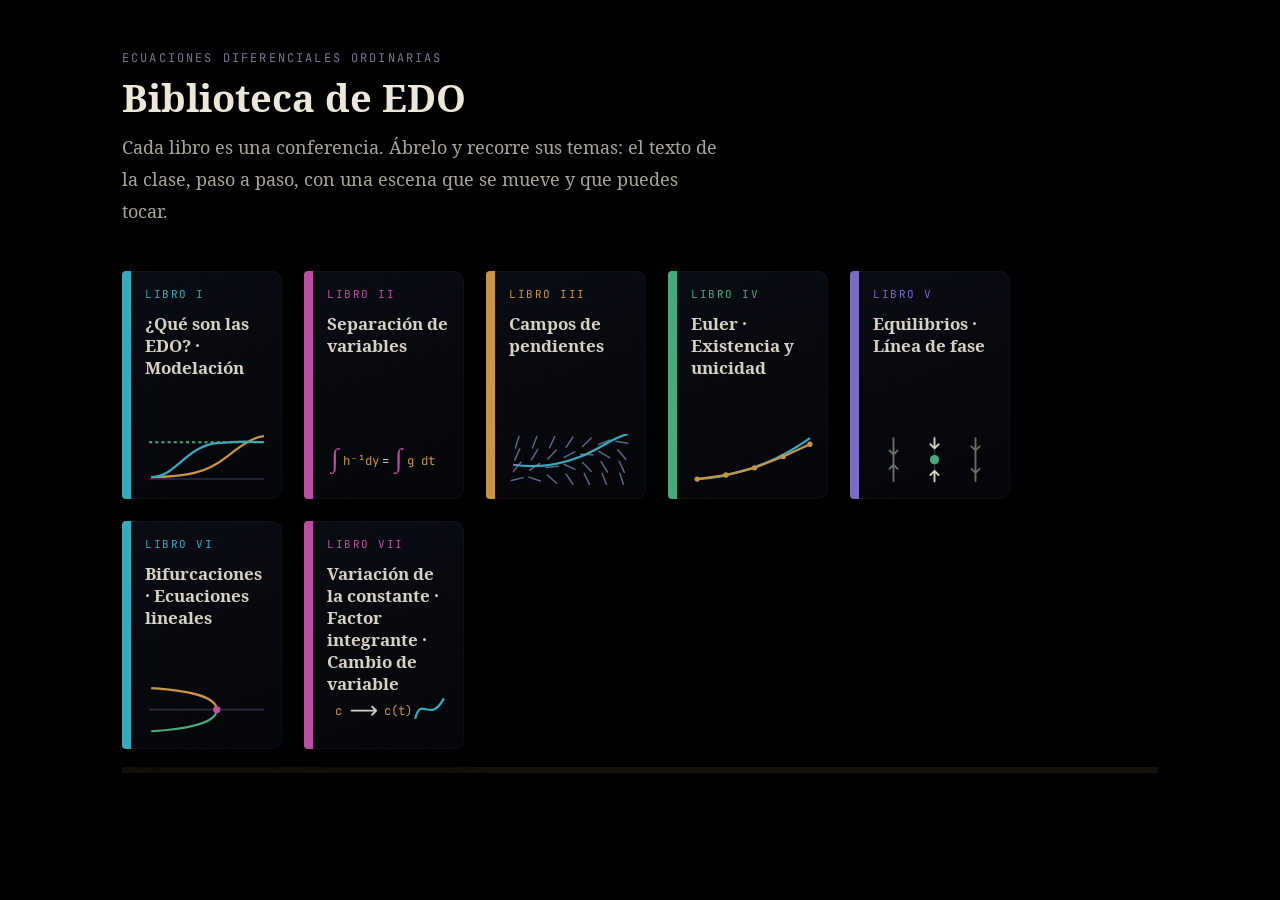
<file: index.html>
<!doctype html>
<html lang="es">
<head>
<meta charset="utf-8">
<meta name="viewport" content="width=device-width, initial-scale=1">
<title>Biblioteca de EDO</title>
<link rel="icon" href="favicon.svg">
<link rel="stylesheet" href="css/biblioteca.css">
<script type="module">import { montarPortada } from './motor/portada.js'; montarPortada(document.getElementById('raiz'));</script>
</head>
<body class="pagina-portada">
<main id="raiz"></main>
</body>
</html>
</file>
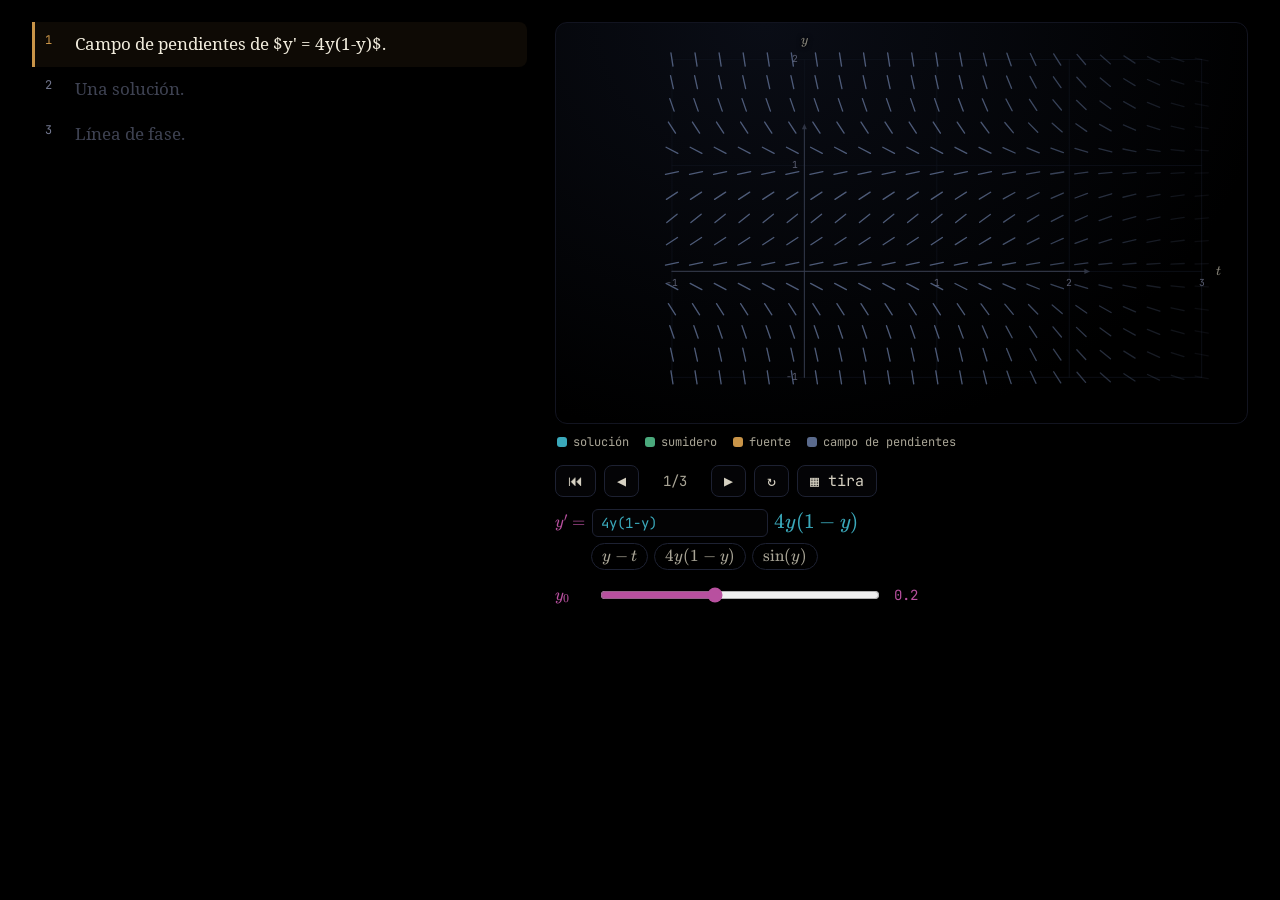
<file: tests/paginas/demo.html>
<!doctype html>
<html lang="es"><head><meta charset="utf-8"><meta name="viewport" content="width=device-width, initial-scale=1">
<link rel="icon" href="../../favicon.svg"><link rel="stylesheet" href="../../vendor/katex/katex.min.css"><link rel="stylesheet" href="../../css/biblioteca.css">
<script src="../../vendor/katex/katex.min.js"></script><script src="../../vendor/katex/contrib/auto-render.min.js"></script>
<script type="module">
import { crearEstudio } from '../../motor/estudio.js';
import escena from './demo-escena.js';
const est = crearEstudio({ pasos: [{ texto: 'Campo de pendientes de $y\' = 4y(1-y)$.' }, { texto: 'Una solución.' }, { texto: 'Línea de fase.' }], escena, nombre: 'demo' });
document.getElementById('raiz').append(est.raiz); est.iniciar(); window.est = est;
</script></head>
<body class="pagina-tema"><main id="raiz"></main></body></html>
</file>
<file: css/biblioteca.css>
@import url('../vendor/fuentes/fuentes.css'); /* todo local: la biblioteca funciona sin conexión */

/* ============ tokens: biblioteca nocturna (más oscura que el curso DP, acentos apagados) ============ */
:root {
  --fondo: #000;
  --panel: #040406;
  --panel-2: #030304;
  --borde: #121420;
  --borde-2: #1d2132;
  --texto: #d6d1c2;
  --texto-2: #a9a596;
  --tenue: #737890;               /* 4,8:1 sobre #000 (AA); antes #5c6175, 3,4:1 */
  --muy-tenue: #2c3040;
  --cian: #3aa9bb;
  --ciruela: #b8509f;
  --ambar: #c99448;
  --verde: #4aa97c;
  --violeta: #7d6cc4;
  --lectura: 'Lectura', Georgia, serif;
  --mono: 'JetBrains Mono', ui-monospace, monospace;
  --t-paso: .75s;
  --curva: cubic-bezier(.65, 0, .35, 1);   /* «smooth» de 3Blue1Brown: arranca y frena suave */
  color-scheme: dark;
}
@media (prefers-reduced-motion: reduce) { :root { --t-paso: 0s; } .escena .ref { animation: none; } }

* { box-sizing: border-box; }
body {
  margin: 0; background: var(--fondo); color: var(--texto);
  font: 18px/1.78 var(--lectura);
  -webkit-font-smoothing: antialiased;
}
a { color: var(--cian); text-decoration: none; }
a:hover { text-decoration: underline; }
::selection { background: #3aa9bb44; }
.mono, code, input, button { font-family: var(--mono); font-variant-ligatures: none; }

/* ============ escena (Canvas + rótulos KaTeX superpuestos) ============ */
.lienzo { position: relative; width: 100%; overflow: hidden; }
.lienzo canvas { display: block; touch-action: none; }
.capa-rotulos { position: absolute; left: 0; top: 0; transform-origin: 0 0; pointer-events: none; }
.rotulo-tex { position: absolute; white-space: nowrap; line-height: 1; text-shadow: 0 0 6px #000, 0 0 2px #000; }
.rotulo-tex.con-fondo { background: #000c; padding: 3px 6px; border-radius: 5px; }
.rotulo-tex .katex { font-size: 1em; }

[hidden] { display: none !important; }

/* ============ página de elemento (distribución B) ============ */
.pagina-elemento main, .pagina-tema main, .pagina-ejercicio main { max-width: 1320px; margin: 0 auto; padding: 22px 32px 60px; }
.migas { font-size: 13px; color: var(--tenue); }
.migas a { color: var(--texto-2); }
.cabecera { display: flex; align-items: baseline; gap: 14px; margin: 18px 0 6px; flex-wrap: wrap; }
.cabecera h1 { margin: 0; font-weight: 600; font-size: 28px; line-height: 1.3; color: #ece7d8; }
.tipo { font: 700 11px var(--mono); letter-spacing: .12em; text-transform: uppercase; padding: 3px 8px; border-radius: 5px; --c: var(--cian); color: var(--c); background: color-mix(in srgb, var(--c) 14%, transparent); }
.tipo-DEF { --c: var(--verde); } .tipo-TEO { --c: var(--cian); } .tipo-LEMA { --c: var(--ambar); }
.tipo-COR { --c: var(--violeta); } .tipo-PROP { --c: var(--ciruela); } .tipo-EJ { --c: var(--texto-2); } .tipo-MET { --c: var(--ambar); } .tipo-PRIN { --c: var(--verde); }
.rotulo-añadido { color: var(--violeta); }
.enunciado { max-width: 70ch; font-size: 19px; margin: 8px 0 18px; padding: 14px 18px; border-left: 3px solid var(--borde-2); background: var(--panel); border-radius: 0 10px 10px 0; }
.explicacion { max-width: 70ch; margin-bottom: 26px; color: var(--texto-2); }
.rotulo { font-size: 11px; letter-spacing: .14em; text-transform: uppercase; color: var(--tenue); margin: 0 0 6px; }
.marca { display: inline-block; margin-left: 8px; font: 10.5px var(--mono); letter-spacing: .04em; padding: 1px 6px; border-radius: 4px; vertical-align: 2px; }
.marca-corregido { color: var(--ambar); border: 1px solid color-mix(in srgb, var(--ambar) 45%, transparent); }
.marca-añadido { color: var(--violeta); border: 1px solid color-mix(in srgb, var(--violeta) 45%, transparent); }

.claves { max-width: 80ch; margin: 34px 0 6px; }
.claves ul { list-style: none; margin: 0; padding: 0; display: grid; gap: 12px; }
.claves li { padding: 12px 16px; border-left: 3px solid var(--violeta); background: var(--panel); border-radius: 0 10px 10px 0; font-size: 17px; line-height: 1.65; color: var(--texto-2); }
.claves li b { display: block; color: #ece7d8; font-weight: 600; margin-bottom: 2px; }
.estudio { display: grid; grid-template-columns: minmax(0, 5fr) minmax(0, 7fr); gap: 28px; align-items: start; }
.columna-escena { position: sticky; top: 16px; }
ol.pasos { list-style: none; margin: 0; padding: 0; counter-reset: paso; }
ol.pasos li { counter-increment: paso; position: relative; padding: 8px 12px 8px 40px; border-left: 3px solid transparent; border-radius: 0 8px 8px 0; cursor: pointer; font-size: 17px; line-height: 1.7; transition: color var(--t-paso), background var(--t-paso); }
ol.pasos li::before { content: counter(paso); position: absolute; left: 10px; top: 10px; font: 12px var(--mono); color: var(--tenue); }
ol.pasos li.hecho { color: #8f8b7f; }
ol.pasos li.actual { color: #f1ecdd; border-left-color: var(--ambar); background: color-mix(in srgb, var(--ambar) 7%, transparent); }
ol.pasos li.actual::before { color: var(--ambar); }
ol.pasos li.futuro { color: #3e4252; }
ol.pasos li:hover { background: #ffffff06; }

.escena { background: radial-gradient(ellipse at 30% 0%, #0a0d16, #000 75%); border: 1px solid var(--borde); border-radius: 12px; padding: 10px; }
.leyenda { list-style: none; display: flex; flex-wrap: wrap; gap: 4px 16px; margin: 8px 2px 0; padding: 0; font-size: 12px; color: var(--texto-2); }
.leyenda li { display: flex; align-items: center; gap: 6px; }
.leyenda .muestra { width: 10px; height: 10px; border-radius: 3px; background: var(--c); }
.tira { display: grid; grid-template-columns: repeat(auto-fill, minmax(150px, 1fr)); gap: 8px; margin: 4px 0 12px; max-height: 60vh; overflow: auto; }
.tira .miniatura { background: none; border: 1px solid var(--borde-2); border-radius: 8px; padding: 4px; cursor: pointer; text-align: left; color: var(--texto-2); }
.tira .miniatura.actual, .tira .miniatura:hover { border-color: var(--ambar); }
.tira .miniatura .escena { padding: 2px; border: 0; }
.tira .miniatura .rotulo-tex { display: none; }
.controles { display: flex; align-items: center; gap: 8px; margin: 12px 0; }
.controles button, .mas-menos { background: var(--panel); border: 1px solid var(--borde-2); color: var(--texto); border-radius: 8px; padding: 5px 12px; font-size: 15px; cursor: pointer; }
.controles button:hover, .mas-menos:hover:not(:disabled) { border-color: var(--ambar); }
.mas-menos:disabled { opacity: .3; cursor: default; }
.cuenta { min-width: 56px; text-align: center; color: var(--texto-2); font-size: 14px; }
.entradas { display: flex; flex-wrap: wrap; gap: 10px 22px; }
.entrada { display: flex; align-items: center; gap: 6px; font: 14px var(--mono); color: var(--texto-2); }
.entrada input { width: 7ch; background: var(--panel-2); border: 1px solid var(--borde-2); border-radius: 6px; color: var(--ciruela); padding: 4px 8px; font-size: 14px; }
.entrada input:focus { outline: none; border-color: var(--ciruela); }
.entrada input.mal { border-color: #b4474f; color: #d0656c; }
.aviso { margin: 10px 0 0; font: 13px var(--mono); color: #d0656c; }
.vecinos { display: flex; justify-content: space-between; gap: 16px; margin-top: 44px; padding-top: 18px; border-top: 1px solid var(--borde); font-size: 16px; }

@media (max-width: 820px) {
  .pagina-elemento main, .pagina-tema main, .pagina-ejercicio main { padding: 16px 16px 48px; }
  .estudio { grid-template-columns: minmax(0, 1fr); }
  .columna-escena { position: static; }
  .vecinos { flex-direction: column; }
}

/* ============ portada: la biblioteca ============ */
.pagina-portada main, .pagina-libro main { max-width: 1100px; margin: 0 auto; padding: 48px 32px 80px; }
.antetitulo { font-size: 12px; letter-spacing: .18em; text-transform: uppercase; color: var(--tenue); margin: 0; }
.portada-cabecera h1 { font-weight: 600; font-size: 38px; line-height: 1.2; margin: 6px 0 10px; color: #ece7d8; }
.subtitulo { color: var(--texto-2); max-width: 60ch; margin: 0 0 44px; }
.estante { display: flex; flex-wrap: wrap; gap: 22px; align-items: flex-end; padding-bottom: 18px; border-bottom: 6px solid #15110c; box-shadow: 0 14px 18px -12px #000; }
.portada { position: relative; width: 160px; height: 228px; padding: 14px; border-radius: 4px 10px 10px 4px; background: linear-gradient(160deg, #0a0c14, #050609); border-left: 9px solid var(--c); box-shadow: 6px 10px 22px #000, inset 0 0 0 1px #ffffff08; color: var(--texto); display: flex; flex-direction: column; gap: 8px; transition: transform .3s, box-shadow .3s; }
a.portada:hover { transform: translateY(-8px) rotate(-1deg); text-decoration: none; box-shadow: 8px 18px 26px #000, inset 0 0 0 1px color-mix(in srgb, var(--c) 30%, transparent); }
.portada .numero { font-size: 11px; letter-spacing: .14em; color: var(--c); }
.portada .titulo { font-weight: 600; font-size: 17px; line-height: 1.3; }
.portada .pronto { font-size: 10.5px; color: var(--tenue); }
.portada svg { position: absolute; left: 14px; right: 14px; bottom: 14px; width: calc(100% - 28px); }
.portada.cerrada { opacity: .45; }
.hueco { width: 90px; height: 228px; text-align: center; padding: 8px; border: 1px dashed var(--muy-tenue); border-radius: 4px 10px 10px 4px; display: grid; place-items: center; color: var(--muy-tenue); font-size: 11px; }
.i-eje { stroke: #2a2e3d; stroke-width: 1.5; } .i-eje-r { fill: #1a1d28; }
.i-cian { fill: none; stroke: var(--cian); stroke-width: 2.2; } .i-cian-r { fill: var(--cian); }
.i-ciruela { fill: none; stroke: var(--ciruela); stroke-width: 2.2; } .i-ciruela-r { fill: var(--ciruela); }
.i-ambar-r { fill: var(--ambar); } .i-verde { fill: none; stroke: var(--verde); stroke-width: 2; } .i-verde-r { fill: var(--verde); }
.i-violeta { fill: none; stroke: var(--violeta); stroke-width: 2.2; }
.i-texto { fill: var(--ambar); font: 12px var(--mono); }

/* ============ índice de un libro ============ */
.libro-cabecera { border-left: 6px solid var(--c); padding: 4px 0 4px 18px; margin: 22px 0 30px; }
.libro-cabecera .numero { font-size: 12px; letter-spacing: .16em; color: var(--c); }
.libro-cabecera h1 { margin: 4px 0 0; font-weight: 600; font-size: 32px; color: #ece7d8; }
ol.indice-libro { list-style: none; margin: 0; padding: 0; counter-reset: el; }
ol.indice-libro li { counter-increment: el; border-bottom: 1px solid var(--borde); }
ol.indice-libro a { display: grid; grid-template-columns: 3ch 118px 1fr; align-items: baseline; gap: 12px; padding: 12px 8px; color: var(--texto); }
ol.indice-libro a::before { content: counter(el); font: 12px var(--mono); color: var(--tenue); }
ol.indice-libro a:hover { background: #ffffff05; text-decoration: none; }
ol.indice-libro .tipo { justify-self: start; }
@media (max-width: 820px) {
  .pagina-portada main, .pagina-libro main { padding: 28px 16px 60px; }
  .estante { justify-content: center; }
  ol.indice-libro a { grid-template-columns: 3ch 1fr; }
  ol.indice-libro .nombre { grid-column: 2; }
}

/* símbolos de la demostración con el color de su pieza en el dibujo */
.k-ambar { color: var(--ambar); } .k-cian { color: var(--cian); } .k-ciruela { color: var(--ciruela); }
.k-violeta { color: var(--violeta); } .k-verde { color: var(--verde); }

/* ============ clase práctica: página de ejercicio ============ */
.tipo-CP { --c: var(--ambar); }
.nota { max-width: 70ch; margin: 0 0 22px; padding: 10px 16px; border-left: 3px solid var(--ambar); background: var(--panel); border-radius: 0 10px 10px 0; color: var(--texto-2); font-size: 17px; }
.planteamiento { margin: 0 0 30px; }
.plan-texto { max-width: 70ch; color: var(--texto-2); margin-bottom: 14px; }
.parte { margin: 26px 0 0; padding-top: 18px; border-top: 1px solid var(--borde); }
.parte-cabecera { display: flex; gap: 12px; align-items: baseline; max-width: 70ch; margin-bottom: 12px; }
.parte-cabecera .etiqueta { color: var(--ambar); font-size: 15px; }
.pistas { display: grid; gap: 12px; max-width: 80ch; }
.pista { padding: 10px 16px 12px; border-left: 3px solid var(--c); background: var(--panel); border-radius: 0 10px 10px 0; font-size: 17px; line-height: 1.7; --c: var(--cian); }
.pista .rotulo { color: var(--c); }
.pista-concepto { --c: var(--verde); } .pista-estrategia { --c: var(--cian); } .pista-arranque { --c: var(--ambar); } .pista-desbloqueo { --c: var(--violeta); }
.pista .enlaces { list-style: none; margin: 8px 0 0; padding: 0; display: grid; gap: 4px; }
.pista .enlaces li { display: flex; gap: 10px; align-items: baseline; flex-wrap: wrap; }
.pista .donde { font-size: 11px; color: var(--tenue); }
.acciones { display: flex; flex-wrap: wrap; gap: 10px; align-items: center; margin: 14px 0; }
.acciones button, .solucion .controles button { background: var(--panel); border: 1px solid var(--borde-2); color: var(--texto); border-radius: 8px; padding: 7px 14px; font-size: 14px; cursor: pointer; }
.acciones button:hover, .solucion .controles button:hover { border-color: var(--ambar); }
.acciones .ver-solucion { color: var(--texto-2); }
.acciones .reiniciar { margin-left: auto; border-color: transparent; background: none; color: var(--tenue); font-size: 12px; }
.solucion { margin-top: 8px; }
ol.pasos-solucion { max-width: 80ch; }
ol.pasos-solucion li { cursor: default; }
ol.pasos.ocultar-futuros li.futuro { display: none; }
.aprendes { max-width: 80ch; margin: 22px 0 6px; }
.aprendes .resultado { padding: 10px 16px; border-left: 3px solid var(--verde); background: var(--panel); border-radius: 0 10px 10px 0; color: #ece7d8; }
.aprendes ul { list-style: none; margin: 12px 0 0; padding: 0; display: grid; gap: 12px; }
.aprendes li { padding: 12px 16px; border-left: 3px solid var(--violeta); background: var(--panel); border-radius: 0 10px 10px 0; font-size: 17px; line-height: 1.65; color: var(--texto-2); }
.aprendes li b { display: block; color: #ece7d8; font-weight: 600; margin-bottom: 2px; }
.practica-indice { margin-top: 52px; }
.practica-indice h2 { font-weight: 600; font-size: 24px; color: #ece7d8; margin: 0 0 6px; border-left: 6px solid var(--ambar); padding-left: 18px; }
.practica-indice h2 .mono { font-size: 13px; color: var(--tenue); font-weight: 400; }
.practica-indice .subtitulo { margin: 0 0 18px; font-size: 16px; }
.practica-en { max-width: 80ch; margin: 30px 0 0; }
.practica-en ul { list-style: none; margin: 0; padding: 0; display: grid; gap: 6px; color: var(--texto-2); font-size: 16px; }
.practica-en a { font: 13px var(--mono); }

/* ============ entradas manipulables ============ */
.entradas { flex-direction: column; gap: 10px; }
.entrada .etiqueta { color: var(--ciruela); min-width: 2.2em; }
.entrada-deslizador { gap: 12px; }
.entrada-deslizador input[type=range] { flex: 1; max-width: 280px; accent-color: var(--ciruela); }
.entrada-deslizador .valor { min-width: 6ch; color: var(--ciruela); }
.entrada-funcion { flex-wrap: wrap; }
.entrada-funcion input { width: 22ch; color: var(--cian); }
.entrada-funcion .vista-tex { color: var(--cian); font-family: var(--lectura); font-size: 17px; }
.chips { display: flex; flex-wrap: wrap; gap: 6px; width: 100%; padding-left: 2.6em; }
.chip { background: none; border: 1px solid var(--borde-2); color: var(--texto-2); border-radius: 14px; padding: 2px 10px; font-size: 14px; cursor: pointer; }
.chip:hover { border-color: var(--cian); color: var(--texto); }
.estudio-amplio { grid-template-columns: minmax(0, 1fr); }
.estudio.sin-pasos { grid-template-columns: minmax(0, 1fr); }
.estudio-amplio .columna-escena { position: static; }
.recuadro { max-width: 70ch; font-size: 18px; margin: 8px 0 18px; padding: 12px 18px; border-left: 3px solid var(--c, var(--verde)); background: var(--panel); border-radius: 0 10px 10px 0; }
.recuadro .rotulo { color: var(--c, var(--verde)); }

/* color de acento por libro / pieza */
.c-cian { --c: var(--cian); } .c-ciruela { --c: var(--ciruela); } .c-ambar { --c: var(--ambar); }
.c-verde { --c: var(--verde); } .c-violeta { --c: var(--violeta); }
.indice-parte { margin: 30px 0 4px; font: 12px var(--mono); letter-spacing: .14em; text-transform: uppercase; color: var(--c, var(--tenue)); }
ol.indice-libro a { grid-template-columns: 3ch 1fr auto; }
ol.indice-libro .lleva { font: 11px var(--mono); color: var(--tenue); }
ol.indice-libro .lleva.valiente { color: #d9644a; }
.resumen-libro { margin-top: 52px; }
.resumen-libro h2, .valientes-indice h2 { font-weight: 600; font-size: 24px; color: #ece7d8; margin: 0 0 6px; border-left: 6px solid var(--c, var(--verde)); padding-left: 18px; }
.resumen-libro ul { max-width: 75ch; color: var(--texto-2); }
.resumen-libro li { margin: 6px 0; }
.valientes-indice { margin-top: 52px; --c: #d9644a; }
.valientes-indice .tipo { --c: #d9644a; }
.portada .profe { font-size: 10.5px; color: var(--tenue); }
.i-ambar { fill: none; stroke: var(--ambar); stroke-width: 2.2; }
.i-campo line { stroke: #5a6a8c; stroke-width: 1.4; stroke-linecap: round; }
.i-blanco-l { fill: none; stroke: var(--texto); stroke-width: 1.8; stroke-linecap: round; stroke-linejoin: round; }
.i-tex { fill: var(--ciruela); font: italic 26px var(--lectura); }
.i-blanco { fill: var(--texto); }
ol.indice-libro a::before { content: none; }
ol.indice-libro .num { font-size: 12px; color: var(--tenue); }
@media (max-width: 820px) { ol.indice-libro a { grid-template-columns: 3ch 1fr; } ol.indice-libro .lleva { grid-column: 2; } }

/* ============ puerta a la demostración para valientes ============ */
.valiente-puerta { margin: 34px 0 0; }
.boton-valiente { display: inline-flex; align-items: center; gap: 16px; padding: 14px 22px 14px 18px; border-radius: 12px;
  background: radial-gradient(ellipse at 20% 0%, #2a0e08, #0a0303 70%); border: 1px solid #5a2216; color: #f0d9b5;
  box-shadow: 0 0 0 1px #000, 0 10px 30px -10px #d9644a55, inset 0 0 18px #d9644a14; transition: transform .25s, box-shadow .25s; }
.boton-valiente:hover { text-decoration: none; transform: translateY(-2px) scale(1.01); box-shadow: 0 0 0 1px #000, 0 14px 40px -8px #d9644a88, inset 0 0 26px #d9644a22; }
.boton-valiente .espadas { font-size: 26px; filter: drop-shadow(0 0 6px #d9644a); }
.boton-valiente b { display: block; font: 700 13px var(--mono); letter-spacing: .18em; text-transform: uppercase; color: #f3a073; }
.boton-valiente small { display: block; font-size: 15px; color: #c9b598; }
</file>
